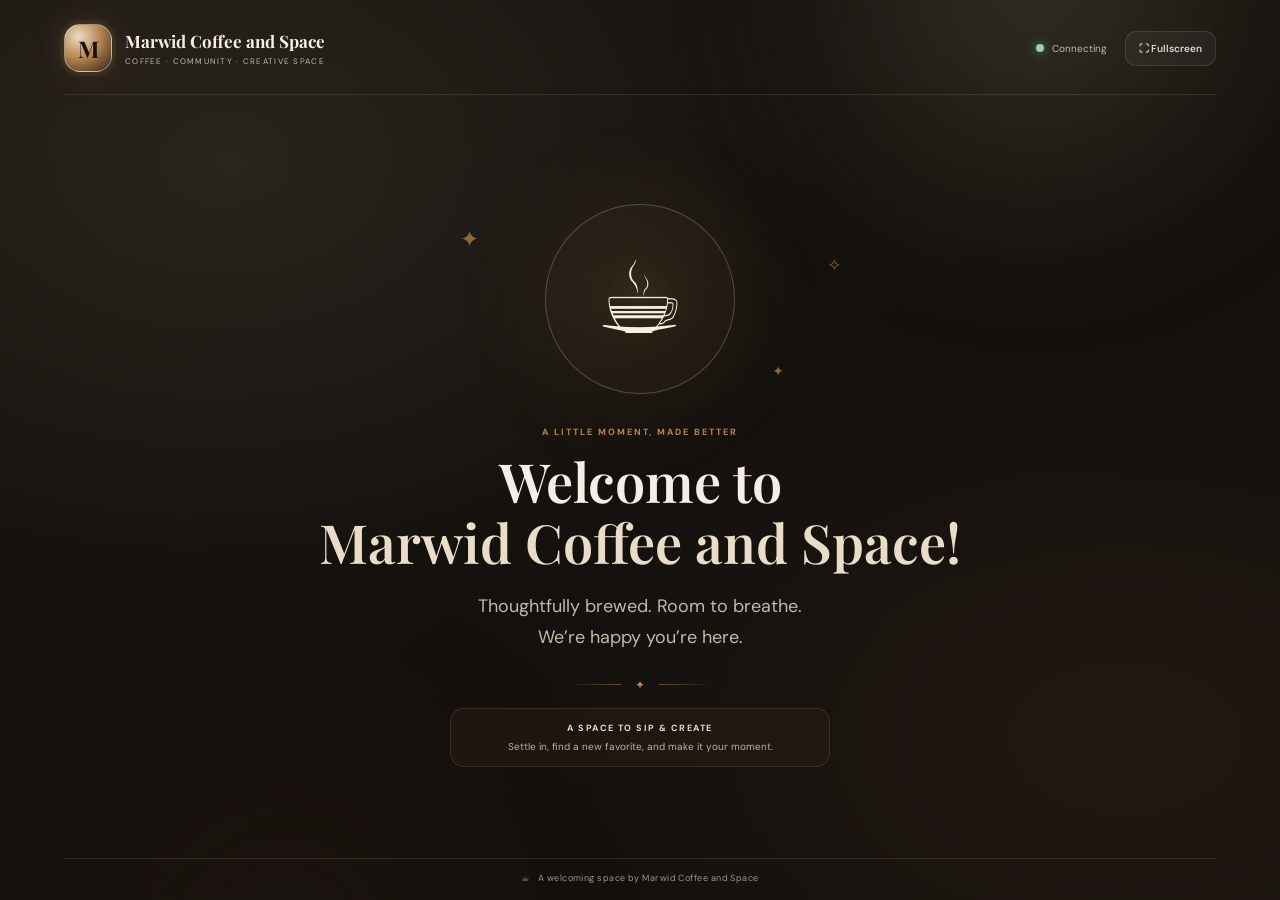
<file: frontend/customer-display.html>
<!doctype html>
<html lang="en">
<head>
  <meta charset="UTF-8" />
  <meta name="viewport" content="width=device-width, initial-scale=1.0" />
  <meta name="description" content="Customer order display for Marwid Coffee and Space." />
  <meta name="theme-color" content="#19130F" />
  <title>Marwid Coffee and Space — Customer Display</title>
  <link rel="preconnect" href="https://fonts.googleapis.com">
  <link rel="preconnect" href="https://fonts.gstatic.com" crossorigin>
  <link href="https://fonts.googleapis.com/css2?family=DM+Sans:wght@400;500;600;700&family=Playfair+Display:wght@500;600;700&display=swap" rel="stylesheet">
  <link rel="stylesheet" href="./styles.css" />
</head>
<body class="customer-display-page">
  <div class="customer-display-ambient customer-display-ambient-one"></div>
  <div class="customer-display-ambient customer-display-ambient-two"></div>
  <div class="customer-display-shell">
    <header class="customer-display-header">
      <a class="customer-display-brand" href="../index.html" aria-label="Marwid Coffee and Space">
        <span class="customer-display-logo" aria-hidden="true">M</span>
        <span><b>Marwid Coffee and Space</b><small>COFFEE · COMMUNITY · CREATIVE SPACE</small></span>
      </a>
      <div class="customer-display-header-actions">
        <span class="customer-display-live"><i></i><span id="display-connection">Connecting</span></span>
        <button class="customer-display-fullscreen" id="display-fullscreen" type="button" aria-pressed="false">⛶ Fullscreen</button>
      </div>
    </header>

    <main class="customer-display-main">
      <section class="customer-idle-view" id="display-idle">
        <div class="customer-idle-art" aria-hidden="true">
          <span class="customer-idle-bean bean-one">✦</span>
          <span class="customer-idle-bean bean-two">✧</span>
          <div class="customer-idle-cup">☕</div>
          <span class="customer-idle-bean bean-three">✦</span>
        </div>
        <p class="customer-display-eyebrow">A LITTLE MOMENT, MADE BETTER</p>
        <h1>Welcome to <span>Marwid Coffee and Space!</span></h1>
        <p class="customer-idle-copy">Thoughtfully brewed. Room to breathe.<br>We’re happy you’re here.</p>
        <div class="customer-idle-divider"><span>✦</span></div>
        <div class="customer-promo"><b>A SPACE TO SIP &amp; CREATE</b><span>Settle in, find a new favorite, and make it your moment.</span></div>
      </section>

      <section class="customer-order-view" id="display-order" hidden>
        <div class="customer-order-heading">
          <div>
            <p class="customer-display-eyebrow">MADE JUST FOR YOU</p>
            <h1>Your order</h1>
          </div>
          <span class="customer-order-count" id="display-item-count"></span>
        </div>
        <div class="customer-order-layout">
          <div class="customer-order-items" id="display-items"></div>
          <aside class="customer-order-summary">
            <p class="customer-display-eyebrow">ORDER SUMMARY</p>
            <div class="customer-summary-row"><span>Subtotal</span><b id="display-subtotal"></b></div>
            <div class="customer-summary-row customer-discount-row" id="display-discount-row" hidden><span>Membership discount <b id="display-discount-rate"></b></span><b id="display-discount"></b></div>
            <div class="customer-summary-total"><span>Total</span><strong id="display-total"></strong></div>
            <div class="customer-summary-payment"><span>Payment method</span><b id="display-payment"></b></div>
            <div class="customer-cash-details" id="display-cash-details" hidden>
              <div><span>Cash received</span><b>Not recorded</b></div>
              <div><span>Change</span><b>Not tracked</b></div>
            </div>
          </aside>
        </div>
      </section>

      <section class="customer-complete-view" id="display-complete" hidden>
        <div class="customer-complete-mark" aria-hidden="true">✓</div>
        <p class="customer-display-eyebrow">ORDER COMPLETE</p>
        <h1>Thank you for visiting Marwid Coffee and Space!</h1>
        <p>Your order is being prepared with care.</p>
        <div class="customer-receipt-card">
          <span>ORDER TOTAL</span>
          <strong id="display-complete-total"></strong>
          <div class="customer-complete-items" id="display-complete-items"></div>
          <div class="customer-complete-payment"><span>Subtotal</span><b id="display-complete-subtotal"></b></div>
          <div class="customer-complete-discount" id="display-complete-discount" hidden></div>
          <div class="customer-complete-payment"><span>Payment method</span><b id="display-complete-payment"></b></div>
          <div class="customer-cash-details" id="display-complete-cash-details" hidden>
            <div><span>Cash received</span><b>Not recorded</b></div>
            <div><span>Change</span><b>Not tracked</b></div>
          </div>
          <small id="display-receipt"></small>
        </div>
        <p class="customer-complete-signoff">We hope you enjoy every sip. <span>☕</span></p>
      </section>
    </main>
    <footer class="customer-display-footer"><span>☕</span> A welcoming space by Marwid Coffee and Space</footer>
  </div>
  <script src="./customer-display.js"></script>
</body>
</html>
</file>
<file: frontend/styles.css>
#sales-history{margin-top:24px}
:root{
  --bg:#19130F; --bg-2:#302017; --panel:rgba(48,32,23,.68); --panel-soft:rgba(233,220,200,.055);
  --line:rgba(233,220,200,.12); --text:#F5EFE6; --muted:#C2B9AB; --accent:#B98752; --accent-2:#E9DCC8;
  --espresso:#302017; --cream:#E9DCC8; --olive:#77745F; --soft-white:#F5EFE6;
  --green:#9dd3b4; --red:#e38f83; --shadow:0 24px 70px rgba(0,0,0,.34); --radius:24px;
}
*{box-sizing:border-box} html{scroll-behavior:smooth} body{margin:0;min-height:100vh;background:radial-gradient(circle at 14% 10%,rgba(119,116,95,.18),transparent 32%),radial-gradient(circle at 88% 84%,rgba(48,32,23,.28),transparent 30%),linear-gradient(145deg,var(--bg),#13100D 72%);color:var(--text);font-family:'DM Sans',system-ui,sans-serif}.ambient{position:fixed;inset:auto;filter:blur(70px);border-radius:50%;pointer-events:none;opacity:.65}.ambient-one{width:260px;height:260px;background:#77745F;top:6%;right:10%}.ambient-two{width:240px;height:240px;background:#302017;bottom:8%;left:22%}
.member-actions{display:grid;gap:4px}.member-actions .text-button{text-align:left;padding:3px 0}.product-actions{display:flex;gap:8px;align-items:center;flex-wrap:wrap}.status-action{color:#e3a49a!important}.membership-payment-summary{display:grid;gap:10px;margin:16px 0;padding:14px;border:1px solid var(--line);border-radius:12px;background:rgba(255,255,255,.035)}.membership-payment-summary>div{display:flex;justify-content:space-between;gap:14px;color:var(--muted);font-size:12px}.membership-payment-summary .summary-total{padding-top:10px;border-top:1px solid var(--line);color:var(--text)}.membership-payment-summary .micro-copy{margin:0}.primary-button:disabled{opacity:.55;cursor:wait}
.sale-edit-modal{max-width:620px}.sale-edit-items-heading{display:flex;justify-content:space-between;align-items:center;margin:18px 0 10px}.sale-edit-items-heading h4{margin:0;font-family:'Playfair Display',serif}.sale-edit-items{display:grid;gap:8px;max-height:280px;overflow:auto}.sale-edit-row{display:grid;grid-template-columns:minmax(0,1fr) 82px 34px;gap:8px;align-items:end}.sale-edit-row .field-label{margin:0}.sale-edit-row .remove-sale-item{height:36px;border:1px solid var(--line);border-radius:9px;background:rgba(255,255,255,.04);color:var(--red);cursor:pointer}.sale-edit-actions{display:flex;gap:8px;align-items:center}.product-action{white-space:nowrap}
.glass{background:linear-gradient(180deg,rgba(255,247,236,.085),rgba(255,255,255,.03));border:1px solid var(--line);box-shadow:var(--shadow);backdrop-filter:blur(22px);-webkit-backdrop-filter:blur(22px)}.glass-soft{background:rgba(255,255,255,.045);border:1px solid rgba(255,239,221,.08);border-radius:18px}
.sidebar{position:fixed;left:22px;top:22px;bottom:22px;width:265px;border-radius:30px;padding:24px;display:flex;flex-direction:column;z-index:10}.brand{display:flex;gap:13px;align-items:center}.brand-icon{width:48px;height:48px;border-radius:16px;display:grid;place-items:center;background:radial-gradient(circle,#E9DCC8 0%,#B98752 45%,#302017 100%);color:#19130F;font-size:22px;box-shadow:0 0 32px rgba(185,135,82,.32)}.brand-title{font-family:'Playfair Display',serif;font-weight:700;font-size:18px}.brand-subtitle{font-size:11px;color:var(--muted);margin-top:2px}.sidebar-divider{height:1px;background:var(--line);margin:26px 0}.nav-list{display:grid;gap:8px}.nav-item{border:0;background:transparent;color:var(--muted);padding:13px 15px;border-radius:14px;text-align:left;display:flex;gap:12px;align-items:center;font:600 13px 'DM Sans',sans-serif;cursor:pointer;transition:.2s}.nav-item:hover{background:rgba(255,255,255,.05);color:var(--text);transform:translateX(2px)}.nav-item.active{background:linear-gradient(90deg,rgba(185,135,82,.18),rgba(185,135,82,.06));color:var(--text);box-shadow:inset 0 0 0 1px rgba(185,135,82,.18),0 10px 30px rgba(0,0,0,.14)}.nav-item span{width:20px;text-align:center;color:var(--accent)}.sidebar-footer{margin-top:auto;padding:15px}.mini-label,.eyebrow{font-size:10px;letter-spacing:.16em;color:#a79a91;font-weight:700}.privacy-line{display:flex;gap:8px;align-items:center;font-size:11px;margin-top:7px}.status-dot{width:7px;height:7px;border-radius:50%;background:#92d4ac;box-shadow:0 0 12px #92d4ac}.sidebar-footer p{font-size:10px;color:#8f847d;line-height:1.5;margin:8px 0 0}
.content{margin-left:310px;padding:28px 32px 30px;max-width:1700px}.topbar{display:flex;justify-content:space-between;align-items:center;margin-bottom:20px}.topbar h1,.section-head h2{font-family:'Playfair Display',serif;font-size:36px;line-height:1.05;margin:4px 0 0}.topbar-actions{display:flex;gap:10px;align-items:center}.date-pill,.muted-badge,.workflow-badge{border:1px solid var(--line);background:rgba(255,255,255,.045);padding:9px 13px;border-radius:999px;color:#b9aea4;font-size:11px}.icon-button{width:40px;height:40px;border-radius:13px;border:1px solid var(--line);background:rgba(255,255,255,.045);color:var(--text);cursor:pointer;font-size:18px}.view{display:none}.active-view{display:block}.hero{border-radius:30px;padding:28px 30px;min-height:240px;display:flex;justify-content:space-between;overflow:hidden;position:relative}.hero:after{content:'';position:absolute;inset:0;background:linear-gradient(90deg,rgba(48,32,23,.2),transparent 45%,rgba(185,135,82,.08));pointer-events:none}.chip{display:inline-block;border-radius:999px;padding:7px 10px;font-size:9px;letter-spacing:.14em;font-weight:700}.chip-gold{border:1px solid rgba(185,135,82,.26);background:rgba(185,135,82,.12);color:#E9DCC8}.hero h2{max-width:680px;font-family:'Playfair Display',serif;font-size:42px;line-height:1.05;margin:16px 0 14px}.hero h2 .accent{color:var(--accent-2)}.hero p{max-width:650px;color:#c7bbb1;line-height:1.65;font-size:13px}.hero-orbit{width:310px;height:190px;position:relative;display:grid;place-items:center;z-index:1}.cup-ring{width:150px;height:150px;border-radius:50%;border:1px solid rgba(233,220,200,.25);display:grid;place-items:center;box-shadow:0 0 90px rgba(185,135,82,.13), inset 0 0 60px rgba(185,135,82,.08)}.cup-ring span{font-size:56px;filter:drop-shadow(0 15px 25px rgba(0,0,0,.35))}.orb{position:absolute;width:16px;height:16px;border-radius:50%;background:#B98752;box-shadow:0 0 20px rgba(185,135,82,.6)}.orb-a{top:22px;right:56px}.orb-b{bottom:20px;left:42px;background:#8b5c39}.orb-c{top:85px;left:4px;width:10px;height:10px}
.stats-grid{display:grid;grid-template-columns:repeat(4,1fr);gap:13px;margin-top:15px}.stat-card{border-radius:20px;padding:16px;display:flex;gap:12px;align-items:center}.stat-icon{width:40px;height:40px;display:grid;place-items:center;border-radius:13px;background:rgba(185,135,82,.11);border:1px solid rgba(185,135,82,.16);color:#E9DCC8;font-size:11px;font-weight:700}.stat-card p{margin:0;color:#a99d94;font-size:10px}.stat-card h3{margin:4px 0 0;font-size:18px}.dashboard-grid{display:grid;grid-template-columns:1.45fr 1fr;gap:14px;margin-top:14px}.panel{border-radius:24px;padding:20px}.chart-panel{min-height:310px}.panel-heading{display:flex;justify-content:space-between;gap:12px;align-items:center;margin-bottom:18px}.panel-heading h3{margin:0;font-family:'Playfair Display',serif;font-size:20px}.panel-heading p{margin:0 0 5px}.chart-panel canvas{max-height:210px}.tier-legend{display:flex;justify-content:center;gap:18px;margin-top:8px;color:#b7aaa0;font-size:11px}.tier-legend span{display:flex;gap:6px;align-items:center}.lower-grid{align-items:stretch}.table-wrap{overflow:auto}table{width:100%;border-collapse:collapse;font-size:11px}th{color:#8f847d;font-size:9px;letter-spacing:.12em;text-transform:uppercase;text-align:left;padding:0 0 12px;border-bottom:1px solid var(--line)}td{padding:13px 4px;color:#d2c8c0;border-bottom:1px solid rgba(255,239,221,.06)}tr:last-child td{border-bottom:0}.mono{font-family:ui-monospace,SFMono-Regular,Menlo,monospace;color:#cbb59c;font-size:10px}.text-button{border:0;background:none;color:#B98752;font:600 11px 'DM Sans';cursor:pointer}.insight-card{display:flex;flex-direction:column;justify-content:center}.insight-card h3{font-family:'Playfair Display',serif;font-size:26px;max-width:320px;margin:7px 0 20px}.tier-stack{display:grid;gap:10px}.tier-stack div{display:grid;grid-template-columns:auto auto 1fr;gap:8px;align-items:center}.tier-stack div span:last-child{justify-self:end;color:#a99d94;font-size:10px}.tier-dot{width:9px;height:9px;border-radius:50%;display:inline-block}.tier-dot.bronze{background:#a97649}.tier-dot.silver{background:#a2a9b1}.tier-dot.gold{background:#B98752}
.section-head{display:flex;justify-content:space-between;align-items:end;gap:20px;margin:6px 0 18px}.section-copy{color:#a99d94;font-size:12px;margin:8px 0 0}.compact{padding:11px 15px!important}.pos-grid{display:grid;grid-template-columns:1fr 360px;gap:15px}.filter-row{display:flex;gap:6px;flex-wrap:wrap;justify-content:flex-end}.filter-chip{border:1px solid var(--line);border-radius:999px;background:rgba(255,255,255,.03);padding:7px 10px;color:#a99d94;font-size:10px;cursor:pointer}.filter-chip.active{background:rgba(185,135,82,.14);color:#E9DCC8;border-color:rgba(185,135,82,.24)}.product-grid{display:grid;grid-template-columns:repeat(3,1fr);gap:10px}.product-card{border:1px solid rgba(255,239,221,.09);background:rgba(255,255,255,.035);border-radius:18px;padding:14px;text-align:left;color:var(--text);display:flex;gap:11px;cursor:pointer;transition:.2s}.product-card:hover{transform:translateY(-3px);border-color:rgba(185,135,82,.25);box-shadow:0 18px 32px rgba(0,0,0,.22)}.product-thumb{width:46px;height:46px;border-radius:14px;display:grid;place-items:center;background:rgba(185,135,82,.09);font-size:23px}.product-card b,.product-card span,.product-card strong{display:block}.product-card b{font-size:12px}.product-card span{font-size:9px;color:#93877e;margin-top:4px}.product-card strong{font-size:11px;color:#B98752;margin-top:7px}.cart-panel{position:sticky;top:20px;height:max-content}.cart-items{display:grid;gap:2px;min-height:150px}.empty-state{display:grid;place-items:center;text-align:center;padding:25px 0;color:#7e746e}.empty-state span{font-size:30px}.empty-state p{font-size:10px;line-height:1.5}.cart-row{display:flex;justify-content:space-between;gap:8px;padding:11px 0;border-bottom:1px solid rgba(255,239,221,.07)}.cart-row b{font-size:11px}.cart-row small{display:block;color:#8f847d;font-size:9px;margin-top:3px}.cart-actions{display:grid;grid-template-columns:auto 22px 16px 22px;align-items:center;gap:3px}.cart-actions strong{font-size:10px;margin-right:4px}.cart-actions button{border:1px solid var(--line);background:rgba(255,255,255,.04);color:var(--text);width:22px;height:22px;border-radius:7px;cursor:pointer}.member-box{padding:12px;margin:14px 0}.member-box label{font-size:9px;color:#9e9289;display:block;margin-bottom:7px}.member-box label span{color:#736960}.member-input-row{display:grid;grid-template-columns:1fr auto;gap:7px}.member-input-row input,.input-control,.search-input{width:100%;box-sizing:border-box;border:1px solid rgba(255,239,221,.1);background:rgba(0,0,0,.13);color:var(--text);border-radius:11px;padding:10px 11px;outline:none;font:11px 'DM Sans'}.member-input-row input:focus,.input-control:focus,.search-input:focus{border-color:rgba(185,135,82,.4);box-shadow:0 0 0 3px rgba(185,135,82,.08)}.small-button{border:1px solid rgba(185,135,82,.25);background:rgba(185,135,82,.12);color:#E9DCC8;border-radius:11px;padding:0 12px;cursor:pointer}.member-status{font-size:9px;color:#82776f;margin-top:7px}.status-success{color:var(--green)}.status-error{color:var(--red)}.summary-box{display:grid;gap:9px;padding:4px 0 12px}.summary-box>div{display:flex;justify-content:space-between;color:#a79a91;font-size:10px}.summary-box b{color:#ded3cb}.summary-total{border-top:1px solid var(--line);padding-top:11px;margin-top:3px}.summary-total span{color:#ded3cb!important}.summary-total strong{font-size:18px;color:#E9DCC8}.field-label{font-size:9px;color:#998e86;display:grid;gap:6px;margin:8px 0}.primary-button{border:1px solid rgba(185,135,82,.32);background:linear-gradient(135deg,#B98752,#E9DCC8);color:#302017;border-radius:13px;padding:13px 15px;font:700 11px 'DM Sans';cursor:pointer;box-shadow:0 12px 30px rgba(185,135,82,.16);transition:.2s;width:100%;margin-top:8px}.primary-button:hover{transform:translateY(-1px);box-shadow:0 16px 40px rgba(185,135,82,.2)}.form-message{font-size:10px;margin-top:9px;min-height:14px}.form-message.error{color:var(--red)}.form-message.warn{color:#E9DCC8}.membership-grid{display:grid;grid-template-columns:1.5fr .7fr;gap:14px}.search-input{max-width:240px}.micro-copy{font-size:9px;color:#837870;margin:4px 0 0}.tier-card{height:max-content}.rule-row{display:flex;gap:12px;align-items:center;padding:12px 0;border-bottom:1px solid rgba(255,239,221,.07)}.rule-row div{display:flex;flex-direction:column;gap:2px}.rule-row small{font-size:9px;color:#958980}.tier-badge{font-size:8px;letter-spacing:.1em;font-weight:700;border-radius:999px;padding:6px 8px;display:inline-flex;align-items:center}.tier-badge.bronze{background:rgba(169,118,73,.12);color:#d2a57d;border:1px solid rgba(169,118,73,.25)}.tier-badge.silver{background:rgba(160,169,180,.11);color:#c3ccd6;border:1px solid rgba(160,169,180,.23)}.tier-badge.gold{background:rgba(185,135,82,.13);color:#E9DCC8;border:1px solid rgba(185,135,82,.24)}.privacy-note{margin-top:16px;padding:12px;border-radius:15px;background:rgba(185,135,82,.07);border:1px solid rgba(185,135,82,.15);display:grid;gap:4px}.privacy-note b{font-size:10px;color:#E9DCC8}.privacy-note span{font-size:9px;color:#8e837a;line-height:1.5}.status-pill{font-size:8px;padding:5px 7px;border-radius:999px;letter-spacing:.08em;font-weight:700}.status-pill.active{background:rgba(157,211,180,.1);color:#a9d9bf;border:1px solid rgba(157,211,180,.17)}.status-pill.inactive{background:rgba(227,143,131,.09);color:#e0a097;border:1px solid rgba(227,143,131,.16)}.status-pill{background:rgba(157,211,180,.08);color:#a9d9bf}.empty-cell{text-align:center;color:#776d66!important;padding:30px!important}.modal-backdrop{position:fixed;inset:0;display:none;place-items:center;background:rgba(0,0,0,.6);z-index:50;padding:20px}.modal-backdrop.open{display:grid}.modal{width:min(430px,100%);border-radius:25px;padding:24px;position:relative}.modal h3{font-family:'Playfair Display';font-size:27px;margin:7px 0}.modal-close{position:absolute;right:15px;top:13px;border:0;background:none;color:#a89b92;font-size:25px;cursor:pointer}.modal form{margin-top:17px}.modal .field-label{font-size:10px;margin:10px 0}.footer{text-align:center;color:#665c56;font-size:9px;padding:26px 0 3px}.toast{position:fixed;right:28px;bottom:28px;opacity:0;pointer-events:none;transform:translateY(12px);background:rgba(27,19,15,.94);border:1px solid var(--line);padding:12px 15px;border-radius:13px;color:#e9dfd6;box-shadow:var(--shadow);font-size:10px;transition:.25s;z-index:80}.toast.show{opacity:1;transform:translateY(0)}.toast.success{border-color:rgba(157,211,180,.2)}.toast.error{border-color:rgba(227,143,131,.2)}.toast.warn{border-color:rgba(185,135,82,.2)}
@media(max-width:1150px){.sidebar{width:220px}.content{margin-left:260px}.hero h2{font-size:36px}.product-grid{grid-template-columns:repeat(2,1fr)}.stats-grid{grid-template-columns:repeat(2,1fr)}}
@media(max-width:820px){.sidebar{position:static;width:auto;margin:12px;height:auto}.sidebar-footer{display:none}.sidebar-divider{margin:16px 0}.nav-list{grid-template-columns:repeat(4,1fr)}.nav-item{justify-content:center}.nav-item span{display:none}.content{margin-left:0;padding:15px}.dashboard-grid,.membership-grid,.pos-grid{grid-template-columns:1fr}.cart-panel{position:static}.hero-orbit{display:none}.section-head,.topbar{align-items:flex-start;flex-direction:column}.topbar-actions{align-self:stretch;justify-content:space-between}.product-grid{grid-template-columns:1fr 1fr}} 
@media(max-width:560px){.nav-list{grid-template-columns:repeat(2,1fr)}.hero{min-height:auto}.stats-grid{grid-template-columns:1fr 1fr}.product-grid{grid-template-columns:1fr}.panel{padding:15px}.topbar h1,.section-head h2{font-size:30px}.hero h2{font-size:30px}}
@media(max-width:560px){.sale-edit-row{grid-template-columns:minmax(0,1fr) 68px 32px}.sale-edit-modal{padding:18px}}
.product-card{flex-direction:row;align-items:center;justify-content:flex-start;gap:12px;text-align:left}
.product-card .product-thumb{width:76px;height:76px;flex:0 0 76px;margin:0;border-radius:18px}
.product-card>div{width:auto;text-align:left}
.product-thumb{overflow:hidden;position:relative}
.product-card .product-thumb img{display:block;width:100%;height:100%;object-fit:cover}
.product-image-placeholder{display:none!important}
.product-thumb.is-placeholder{background:linear-gradient(145deg,rgba(185,135,82,.18),rgba(255,255,255,.035));}
.product-thumb.is-placeholder .product-image-placeholder{display:grid!important;place-items:center;width:100%;height:100%;padding:5px;color:#a99d94;font-size:9px;text-align:center}
.product-modal{max-height:90vh;overflow-y:auto}
.product-image-field{margin:12px 0 16px}
.product-image-field .field-label{margin-bottom:4px}
.product-image-field input[type=file]{font-size:10px}
.product-image-preview-frame{height:110px;display:grid;place-items:center;overflow:hidden;border:1px solid var(--line);border-radius:13px;background:rgba(255,255,255,.035);color:#93877e;font-size:10px}
.product-image-preview-frame img{display:block;width:100%;height:100%;object-fit:cover}
.product-image-preview-frame img[hidden]{display:none}
.transaction-history-heading{align-items:flex-start;flex-wrap:wrap}
.transaction-filters{display:flex;flex-wrap:wrap;gap:6px;justify-content:flex-end}
.transaction-history-table{min-width:820px}
.transaction-type-badge{display:inline-flex;align-items:center;border:1px solid transparent;border-radius:999px;padding:5px 8px;font-size:9px;font-weight:700;white-space:nowrap}
.transaction-type-badge.sale{color:#E9DCC8;background:rgba(185,135,82,.12);border-color:rgba(185,135,82,.22)}
.transaction-type-badge.membership{color:#a9d9bf;background:rgba(157,211,180,.09);border-color:rgba(157,211,180,.2)}
@media(max-width:560px){.transaction-filters{justify-content:flex-start;width:100%}}
@media(max-width:820px){.nav-list{grid-template-columns:repeat(3,1fr)}}
.accounting-tabs,.accounting-report-actions{display:flex;flex-wrap:wrap;gap:8px;margin:0 0 14px}
.accounting-pane{display:none}
.accounting-pane.active{display:block}
.membership-billing-modal{width:min(760px,100%);max-height:90vh;overflow-y:auto}
.membership-payment-summary>.reactivation-options{display:grid;grid-template-columns:repeat(2,minmax(0,1fr));gap:10px}
.reactivation-card{display:flex;gap:9px;align-items:flex-start;padding:12px;border:1px solid var(--line);border-radius:13px;background:rgba(255,255,255,.025);cursor:pointer}
.reactivation-card.selected{border-color:rgba(185,135,82,.6);background:rgba(185,135,82,.09)}
.reactivation-card.unavailable{opacity:.55;cursor:not-allowed}
.reactivation-card input{margin:3px 0 0;accent-color:#B98752}
.reactivation-card-content{display:grid;gap:8px;width:100%;font-size:11px}
.reactivation-card-content>small{font-size:9px;color:#958980;line-height:1.45}
.reactivation-card-content>span{display:flex;justify-content:space-between;gap:8px;color:var(--muted);font-size:10px}
.reactivation-card-content>span b{color:var(--text);text-align:right}
.reactivation-card-content .reactivation-total{padding-top:7px;border-top:1px solid var(--line);color:var(--text)}
.reactivation-card-content .reactivation-total b{color:#E9DCC8}
@media(max-width:620px){.membership-payment-summary>.reactivation-options{grid-template-columns:1fr}}
.accounting-setup-message{padding:12px 14px;border:1px solid rgba(185,135,82,.2);border-radius:12px;background:rgba(185,135,82,.06);line-height:1.6}
.accounting-action{width:auto;margin:0;white-space:nowrap}
.accounting-table{min-width:720px}
.journal-table{min-width:1000px}
.journal-table tfoot th{padding:14px 4px 0;border-top:1px solid var(--line);border-bottom:0;color:var(--text);font-size:10px;letter-spacing:0;text-transform:none}
.accounting-report-filters{display:grid;grid-template-columns:1.2fr 1fr 1fr auto;gap:10px;align-items:end;margin:16px 0 20px}
.accounting-report-filters .field-label{margin:0}
.accounting-report-filters .accounting-action{height:36px}
.accounting-report-actions{margin:0}
.revenue-filters{justify-content:flex-start;margin:0 0 18px}
.revenue-report-grid{display:grid;grid-template-columns:minmax(0,1fr) minmax(280px,1fr);gap:22px;align-items:center}
.revenue-summary{max-width:760px;margin:0 auto;width:100%}
.revenue-summary th,.revenue-summary td{padding:13px 10px;border-bottom:1px solid var(--line);font-size:12px}
.revenue-summary th{text-align:left;color:#d2c8c0;text-transform:none;letter-spacing:0;font-size:12px}
.revenue-summary td{text-align:right;font-variant-numeric:tabular-nums}
.revenue-summary .statement-total th,.revenue-summary .statement-total td{font-weight:700;color:var(--text);border-top:1px solid rgba(185,135,82,.22)}
.revenue-chart-wrap{min-height:260px;position:relative}
.revenue-chart-wrap canvas{width:100%!important;height:260px!important}
@media(max-width:820px){.accounting-report-filters{grid-template-columns:1fr 1fr}.accounting-report-filters .field-label:first-child{grid-column:1/-1}}
@media(max-width:820px){.revenue-report-grid{grid-template-columns:1fr}}
@media(max-width:560px){.nav-list{grid-template-columns:repeat(2,1fr)}.accounting-tabs{display:grid;grid-template-columns:1fr}.accounting-tabs .filter-chip{text-align:left}.accounting-report-filters{grid-template-columns:1fr}.accounting-report-filters .field-label:first-child{grid-column:auto}.accounting-report-actions{width:100%}}
@media print{
  body{background:#fff!important;color:#111!important}
  .ambient,.sidebar,.topbar,.footer,.toast,.accounting-tabs,.accounting-setup-message,.accounting-report-filters,.accounting-report-actions,.revenue-filters{display:none!important}
  .content{max-width:none;margin:0;padding:0}
  .view:not(#view-accounting){display:none!important}
  #view-accounting{display:block!important}
  #view-accounting>.section-head,#accounting-pane-journal{display:none!important}
  #accounting-pane-revenue-report{display:block!important}
  .revenue-report{background:#fff!important;border:0!important;box-shadow:none!important;padding:0!important}
  .revenue-report .eyebrow,.revenue-report h3,.revenue-summary th,.revenue-summary td{color:#111!important}
  .revenue-summary th,.revenue-summary td{border-color:#ccc!important}
}

.sales-display-actions{display:flex;align-items:center;gap:9px;flex-wrap:wrap;justify-content:flex-end}
.display-button{border:1px solid rgba(185,135,82,.28);background:rgba(185,135,82,.1);color:#E9DCC8;border-radius:999px;padding:9px 13px;font:600 11px 'DM Sans',sans-serif;cursor:pointer}
.display-button:hover{background:rgba(185,135,82,.18)}
.customer-display-page{min-height:100vh;background:radial-gradient(ellipse at 18% 18%,rgba(119,116,95,.22),transparent 40%),radial-gradient(ellipse at 88% 82%,rgba(48,32,23,.32),transparent 38%),linear-gradient(145deg,#19130F,#13100D 72%);overflow-x:hidden}
.customer-display-ambient{position:fixed;width:360px;height:360px;border-radius:50%;filter:blur(100px);opacity:.28;pointer-events:none}
.customer-display-ambient-one{top:-190px;right:5%;background:#a66a36}
.customer-display-ambient-two{bottom:-220px;left:8%;background:#704021}
.customer-display-shell{position:relative;z-index:1;min-height:100vh;max-width:1600px;margin:0 auto;padding:24px 5vw 16px;display:flex;flex-direction:column}
.customer-display-header{display:flex;justify-content:space-between;align-items:center;gap:20px;padding:0 0 22px;border-bottom:1px solid rgba(255,239,221,.1)}
.customer-display-brand{display:flex;align-items:center;gap:13px;color:var(--text);text-decoration:none}
.customer-display-logo{width:48px;height:48px;display:grid;place-items:center;border-radius:16px;background:radial-gradient(circle,#E9DCC8 0%,#B98752 45%,#302017 100%);color:#19130F;font-size:23px;box-shadow:0 0 34px rgba(185,135,82,.26)}
.customer-display-brand b,.customer-display-brand small{display:block}
.customer-display-brand b{font:700 19px 'Playfair Display',serif}
.customer-display-brand small{margin-top:4px;color:#a79a91;font-size:8px;letter-spacing:.16em}
.customer-display-header-actions{display:flex;gap:18px;align-items:center}
.customer-display-live{display:flex;align-items:center;gap:8px;color:#b9aea4;font-size:10px}
.customer-display-live i{width:8px;height:8px;border-radius:50%;background:#93d3ad;box-shadow:0 0 12px rgba(147,211,173,.7)}
.customer-display-fullscreen{border:1px solid var(--line);background:rgba(255,255,255,.045);color:#e5d9cd;border-radius:11px;padding:10px 13px;font:600 10px 'DM Sans',sans-serif;cursor:pointer}
.customer-display-fullscreen:hover{border-color:rgba(185,135,82,.35);color:#E9DCC8}
.customer-display-main{flex:1;display:grid;place-items:center;padding:35px 0}
.customer-idle-view,.customer-complete-view{text-align:center;width:min(760px,100%);padding:20px}
.customer-idle-art{height:clamp(170px,25vh,260px);display:flex;align-items:center;justify-content:center;position:relative;margin:0 auto 15px}
.customer-idle-cup{width:clamp(130px,18vw,190px);height:clamp(130px,18vw,190px);display:grid;place-items:center;border:1px solid rgba(233,220,200,.3);border-radius:50%;background:radial-gradient(circle,rgba(185,135,82,.18),rgba(185,135,82,.025) 70%);box-shadow:0 0 100px rgba(185,135,82,.13),inset 0 0 65px rgba(185,135,82,.1);font-size:clamp(68px,10vw,100px);filter:drop-shadow(0 18px 22px rgba(0,0,0,.35))}
.customer-idle-bean{position:absolute;color:#B98752;font-size:23px;opacity:.72}
.bean-one{top:17%;left:25%}.bean-two{top:30%;right:22%;font-size:17px}.bean-three{bottom:14%;right:30%;font-size:14px}
.customer-display-eyebrow{margin:0 0 13px;color:#B98752;font-size:9px;font-weight:700;letter-spacing:.22em}
.customer-idle-view h1,.customer-order-heading h1,.customer-complete-view h1{margin:0;color:#f6eee6;font:600 clamp(32px,5vw,54px)/1.12 'Playfair Display',serif}
.customer-idle-view h1 span{display:block;color:#E9DCC8}
.customer-idle-copy{margin:19px 0 0;color:#c2b5aa;font-size:clamp(14px,1.8vw,18px);line-height:1.75}
.customer-idle-divider{display:flex;align-items:center;justify-content:center;gap:14px;margin:23px auto 15px;color:#B98752;font-size:12px}
.customer-idle-divider:before,.customer-idle-divider:after{content:'';width:54px;height:1px;background:linear-gradient(90deg,transparent,rgba(185,135,82,.5))}
.customer-idle-divider:after{transform:rotate(180deg)}
.customer-idle-footnote{margin:0;color:#887a70;font-size:11px;letter-spacing:.04em}
.customer-order-view{width:min(1120px,100%);margin:auto}
.customer-order-heading{display:flex;justify-content:space-between;align-items:end;gap:20px;margin-bottom:26px}
.customer-order-heading h1{font-size:clamp(35px,5vw,52px)}
.customer-order-count{border:1px solid rgba(185,135,82,.22);border-radius:999px;padding:9px 14px;background:rgba(185,135,82,.08);color:#E9DCC8;font-size:11px}
.customer-order-layout{display:grid;grid-template-columns:minmax(0,1.5fr) minmax(290px,.85fr);gap:24px;align-items:start}
.customer-order-items,.customer-order-summary{border:1px solid rgba(255,239,221,.1);border-radius:22px;background:linear-gradient(180deg,rgba(255,247,236,.065),rgba(255,255,255,.025));box-shadow:0 20px 55px rgba(0,0,0,.2)}
.customer-order-items{padding:10px 22px}
.customer-order-item{display:grid;grid-template-columns:78px minmax(0,1fr) auto;gap:16px;align-items:center;padding:16px 0;border-bottom:1px solid rgba(255,239,221,.08)}
.customer-order-item:last-child{border-bottom:0}
.customer-product-image{width:78px;height:78px;display:grid;place-items:center;overflow:hidden;border:1px solid rgba(185,135,82,.13);border-radius:17px;background:linear-gradient(145deg,rgba(185,135,82,.14),rgba(255,255,255,.025));color:#B98752;font-size:31px}
.customer-product-image img{width:100%;height:100%;object-fit:cover}
.customer-product-image img[hidden],.customer-product-placeholder[hidden]{display:none}
.customer-product-details h2{margin:0;color:#f3ebe4;font:600 clamp(15px,1.7vw,20px) 'Playfair Display',serif}
.customer-product-details p{margin:8px 0 0;color:#b9aaa0;font-size:12px}.customer-product-details p span{color:#8e8178}
.customer-line-total{color:#E9DCC8;font-size:clamp(13px,1.5vw,17px);white-space:nowrap;font-variant-numeric:tabular-nums}
.customer-order-summary{padding:23px}
.customer-order-summary>.customer-display-eyebrow{margin-bottom:20px}
.customer-summary-row,.customer-summary-total,.customer-summary-payment,.customer-cash-details>div{display:flex;justify-content:space-between;gap:12px;align-items:center}
.customer-summary-row{padding:12px 0;color:#b7aaa0;font-size:12px}
.customer-summary-row>b{color:#eee2d8;font-size:13px;font-variant-numeric:tabular-nums;white-space:nowrap}
.customer-discount-row span b{color:#a7d6b7;font-weight:500}
.customer-discount-row>b{color:#a7d6b7}
.customer-summary-total{margin-top:8px;padding:17px 0;border-top:1px solid rgba(255,239,221,.1);border-bottom:1px solid rgba(255,239,221,.1);color:#f0e5db;font-size:14px}
.customer-summary-total strong{color:#f2d69f;font-size:clamp(21px,2.4vw,27px);font-variant-numeric:tabular-nums;white-space:nowrap}
.customer-summary-payment{padding-top:17px;color:#aa9c92;font-size:11px}
.customer-summary-payment b{color:#eee1d4;font-size:12px}
.customer-cash-details{display:grid;gap:9px;margin-top:16px;padding-top:14px;border-top:1px dashed rgba(255,239,221,.1)}
.customer-cash-details>div{color:#998c82;font-size:10px}
.customer-cash-details b{color:#c3b4a8;font-size:10px}
.customer-complete-view{padding-top:0}
.customer-complete-mark{width:76px;height:76px;display:grid;place-items:center;margin:0 auto 22px;border:1px solid rgba(157,211,180,.35);border-radius:50%;background:rgba(157,211,180,.1);color:#a6d9bb;font-size:36px;box-shadow:0 0 45px rgba(157,211,180,.12)}
.customer-complete-view h1{font-size:clamp(32px,5vw,52px)}
.customer-complete-view>p:not(.customer-display-eyebrow){color:#b9aaa0;font-size:15px;margin:14px 0}
.customer-receipt-card{width:min(350px,100%);margin:28px auto;padding:20px;border:1px solid rgba(185,135,82,.2);border-radius:17px;background:rgba(185,135,82,.055);display:grid;gap:8px}
.customer-receipt-card span{color:#ae9e90;font-size:9px;letter-spacing:.16em}
.customer-receipt-card strong{color:#f1d49b;font-size:27px}
.customer-receipt-card small{color:#8e8178;font-size:10px}
.customer-complete-items{display:grid;gap:8px;margin:12px 0;padding:12px 0;border-top:1px solid rgba(255,239,221,.09);border-bottom:1px solid rgba(255,239,221,.09);text-align:left}
.customer-complete-items>div,.customer-complete-payment{display:flex;justify-content:space-between;gap:12px;color:#b9aaa0;font-size:10px}
.customer-complete-items b,.customer-complete-payment b{color:#eee2d8;font-weight:600;white-space:nowrap}
.customer-complete-items>div>span{display:grid;gap:4px;color:#d4c8be;font-size:10px;letter-spacing:0}
.customer-complete-items>div>span small{color:#8e8178;font-size:9px}
.customer-complete-discount{margin:0 0 11px;color:#a7d6b7;font-size:10px}
.customer-complete-payment{margin:10px 0 0;text-align:left}
.customer-complete-signoff{font-family:'Playfair Display',serif!important;color:#d7c3a9!important}
.customer-complete-signoff span{margin-left:5px}
.customer-display-footer{display:flex;justify-content:center;gap:8px;align-items:center;padding:13px 0 0;border-top:1px solid rgba(255,239,221,.08);color:#786c63;font-size:9px;letter-spacing:.05em}
.customer-display-footer span{color:#B98752}
.customer-display-page [hidden]{display:none!important}
@media(max-width:800px){.customer-order-layout{grid-template-columns:1fr}.customer-order-summary{max-width:none}.customer-order-items{padding:8px 16px}.customer-order-item{grid-template-columns:64px minmax(0,1fr) auto;gap:12px}.customer-product-image{width:64px;height:64px}.customer-display-shell{padding:18px 22px 14px}}
@media(max-width:520px){.customer-display-shell{padding:14px 15px 12px}.customer-display-brand b{font-size:16px}.customer-display-brand small{font-size:7px}.customer-display-logo{width:40px;height:40px}.customer-display-header-actions{gap:9px}.customer-display-live{font-size:0}.customer-display-live i{width:9px;height:9px}.customer-display-fullscreen{padding:9px;font-size:9px}.customer-display-main{padding:22px 0}.customer-order-heading{align-items:flex-start}.customer-order-heading h1{font-size:37px}.customer-order-item{grid-template-columns:54px minmax(0,1fr) auto;gap:10px}.customer-product-image{width:54px;height:54px;border-radius:13px}.customer-product-details h2{font-size:14px}.customer-product-details p{font-size:10px}.customer-line-total{font-size:12px}.customer-order-summary{padding:18px}}

body{background:radial-gradient(circle at 14% 10%,rgba(119,116,95,.12),transparent 32%),radial-gradient(circle at 88% 84%,rgba(48,32,23,.4),transparent 34%),linear-gradient(145deg,var(--bg),#13100D 72%)}
.ambient-one,.customer-display-ambient-one{background:var(--olive)}
.ambient-two,.customer-display-ambient-two{background:var(--espresso)}
.glass{background:linear-gradient(180deg,rgba(233,220,200,.075),rgba(48,32,23,.24));border-color:var(--line)}
.brand-icon,.customer-display-logo{border:1px solid rgba(233,220,200,.48);background:radial-gradient(circle at 30% 25%,var(--cream) 0%,var(--accent) 45%,var(--espresso) 100%);color:var(--bg);font:700 23px 'Playfair Display',serif;box-shadow:0 0 0 4px rgba(185,135,82,.08),0 0 30px rgba(185,135,82,.24)}
.brand-title{font-size:16px;line-height:1.04;letter-spacing:.01em}
.brand-subtitle{letter-spacing:.025em}
.nav-item.active{background:linear-gradient(90deg,rgba(185,135,82,.2),rgba(185,135,82,.065));box-shadow:inset 0 0 0 1px rgba(185,135,82,.22),0 10px 30px rgba(0,0,0,.14)}
.hero:after{background:linear-gradient(90deg,rgba(48,32,23,.26),transparent 48%,rgba(185,135,82,.08))}
.chip-gold,.filter-chip.active{border-color:rgba(185,135,82,.3);background:rgba(185,135,82,.13);color:var(--cream)}
.stat-icon{background:rgba(185,135,82,.11);border-color:rgba(185,135,82,.2);color:var(--cream)}
.tier-dot.gold,.tier-badge.gold{background-color:rgba(185,135,82,.15);color:var(--cream);border-color:rgba(185,135,82,.3)}
.tier-dot.gold{background-color:var(--accent)}
.product-card:hover{border-color:rgba(185,135,82,.32)}
.product-card strong,.text-button{color:var(--accent-2)}
.product-thumb.is-placeholder,.customer-product-image{background:linear-gradient(145deg,rgba(185,135,82,.16),rgba(233,220,200,.035))}
.filter-chip.active{color:var(--cream)}
.small-button,.display-button{border-color:rgba(185,135,82,.32);background:rgba(185,135,82,.12);color:var(--cream)}
.small-button:hover,.display-button:hover{background:rgba(185,135,82,.2)}
.member-input-row input:focus,.input-control:focus,.search-input:focus{border-color:rgba(185,135,82,.52);box-shadow:0 0 0 3px rgba(185,135,82,.1)}
.primary-button{border-color:rgba(185,135,82,.44);background:linear-gradient(135deg,var(--accent),var(--cream));color:var(--espresso);box-shadow:0 12px 30px rgba(185,135,82,.14)}
.primary-button:hover{box-shadow:0 16px 40px rgba(185,135,82,.2)}
.summary-total strong,.customer-summary-total strong{color:var(--cream)}
.tier-badge.gold,.transaction-type-badge.sale{color:var(--cream)}
.privacy-note{background:rgba(185,135,82,.07);border-color:rgba(185,135,82,.16)}
.customer-display-page{background:radial-gradient(ellipse at 18% 18%,rgba(119,116,95,.18),transparent 40%),radial-gradient(ellipse at 88% 82%,rgba(48,32,23,.48),transparent 38%),linear-gradient(145deg,var(--bg),#13100D 72%)}
.customer-display-logo{font-size:23px}
.customer-display-brand b{color:var(--soft-white);font-size:17px}
.customer-display-brand small,.customer-display-live,.customer-idle-copy,.customer-order-summary,.customer-complete-view>p:not(.customer-display-eyebrow){color:var(--muted)}
.customer-display-eyebrow,.customer-idle-divider,.customer-display-footer span{color:var(--accent)}
.customer-idle-view h1 span{color:var(--cream)}
.customer-idle-cup{border-color:rgba(233,220,200,.28);background:radial-gradient(circle,rgba(185,135,82,.18),rgba(185,135,82,.025) 70%);box-shadow:0 0 100px rgba(185,135,82,.12),inset 0 0 65px rgba(185,135,82,.1)}
.customer-idle-divider:before,.customer-idle-divider:after{background:linear-gradient(90deg,transparent,rgba(185,135,82,.5))}
.customer-promo{display:grid;gap:6px;width:min(380px,100%);margin:0 auto;padding:13px 18px;border:1px solid rgba(185,135,82,.2);border-radius:14px;background:rgba(48,32,23,.38)}
.customer-promo b{color:var(--cream);font-size:9px;letter-spacing:.16em}
.customer-promo span{color:#BDB3A5;font-size:10px}
.customer-order-count,.customer-receipt-card{border-color:rgba(185,135,82,.23);background:rgba(48,32,23,.48)}
.customer-order-items,.customer-order-summary{border-color:var(--line);background:linear-gradient(180deg,rgba(233,220,200,.065),rgba(48,32,23,.3))}
.customer-line-total,.customer-receipt-card strong{color:var(--cream)}
.customer-complete-mark{border-color:rgba(119,116,95,.55);background:rgba(119,116,95,.16);color:#D8D4C1;box-shadow:0 0 45px rgba(119,116,95,.12)}
.customer-complete-signoff{color:var(--cream)!important}
.customer-display-fullscreen:hover{border-color:rgba(185,135,82,.4);color:var(--cream)}
.customer-display-footer{border-color:var(--line);color:#9D9487}
.brand-icon,.customer-display-logo,.primary-button,.small-button,.display-button,.customer-display-fullscreen{transition:background-color .2s ease,border-color .2s ease,box-shadow .2s ease,transform .2s ease}
button:focus-visible,a:focus-visible,input:focus-visible,select:focus-visible{outline:2px solid var(--cream);outline-offset:3px}
@media(max-width:560px){.brand-title{font-size:15px}.sales-display-actions{justify-content:flex-start}}
</file>
